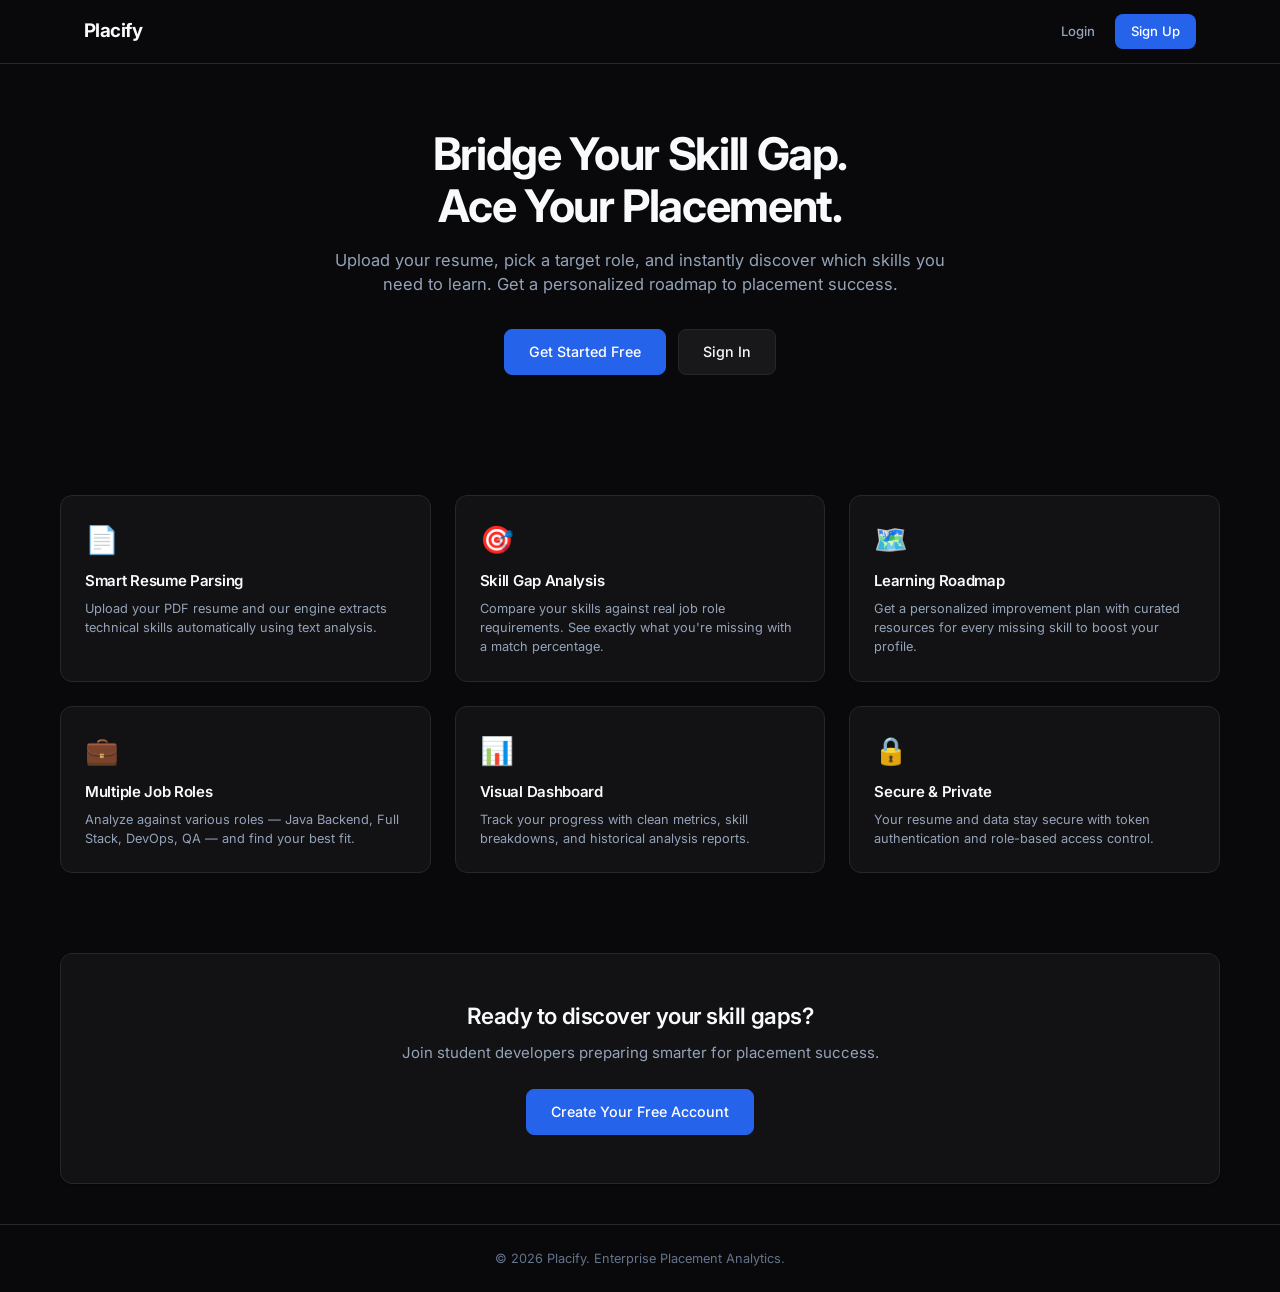
<file: frontend/index.html>
<!DOCTYPE html>
<html lang="en">
<head>
    <meta charset="UTF-8">
    <meta name="viewport" content="width=device-width, initial-scale=1.0">
    <meta name="description" content="Placify - Analyze your resume against job roles, identify skill gaps, and get a personalized learning roadmap for placements.">
    <title>Placify - Student Placement Skill Gap Analyzer</title>
    <link rel="stylesheet" href="css/styles.css">
</head>
<body>
    <nav class="navbar" id="navbar"></nav>

    <main class="page-wrapper">
        <section class="hero">
            <div class="container">
                <h1>Bridge Your Skill Gap.<br>Ace Your Placement.</h1>
                <p>Upload your resume, pick a target role, and instantly discover which skills you need to learn. Get a personalized roadmap to placement success.</p>
                <div class="hero-actions">
                    <a href="pages/register.html" class="btn btn-primary btn-lg">Get Started Free</a>
                    <a href="pages/login.html" class="btn btn-secondary btn-lg">Sign In</a>
                </div>
            </div>
        </section>

        <section class="container main-content">
            <div class="features-grid">
                <div class="feature-card">
                    <div class="feature-icon">📄</div>
                    <h3>Smart Resume Parsing</h3>
                    <p>Upload your PDF resume and our engine extracts technical skills automatically using text analysis.</p>
                </div>
                <div class="feature-card">
                    <div class="feature-icon">🎯</div>
                    <h3>Skill Gap Analysis</h3>
                    <p>Compare your skills against real job role requirements. See exactly what you're missing with a match percentage.</p>
                </div>
                <div class="feature-card">
                    <div class="feature-icon">🗺️</div>
                    <h3>Learning Roadmap</h3>
                    <p>Get a personalized improvement plan with curated resources for every missing skill to boost your profile.</p>
                </div>
                <div class="feature-card">
                    <div class="feature-icon">💼</div>
                    <h3>Multiple Job Roles</h3>
                    <p>Analyze against various roles — Java Backend, Full Stack, DevOps, QA — and find your best fit.</p>
                </div>
                <div class="feature-card">
                    <div class="feature-icon">📊</div>
                    <h3>Visual Dashboard</h3>
                    <p>Track your progress with clean metrics, skill breakdowns, and historical analysis reports.</p>
                </div>
                <div class="feature-card">
                    <div class="feature-icon">🔒</div>
                    <h3>Secure & Private</h3>
                    <p>Your resume and data stay secure with token authentication and role-based access control.</p>
                </div>
            </div>

            <div class="card text-center" style="margin-top: 48px; padding: 48px 24px;">
                <h2 style="margin-bottom: 12px;">Ready to discover your skill gaps?</h2>
                <p style="margin-bottom: 24px;">Join student developers preparing smarter for placement success.</p>
                <a href="pages/register.html" class="btn btn-primary btn-lg">Create Your Free Account</a>
            </div>
        </section>

        <footer style="text-align:center; padding:24px; border-top:1px solid var(--border-subtle); color:var(--text-muted); font-size:0.85rem;">
            © 2026 Placify. Enterprise Placement Analytics.
        </footer>
    </main>

    <script src="js/config.js"></script>
    <script src="js/api.js"></script>
    <script src="js/utils.js"></script>
    <script>
        const user = getUser();
        if (user) window.location.href = 'pages/dashboard.html';
        renderNavbar(null);
    </script>
</body>
</html>
</file>
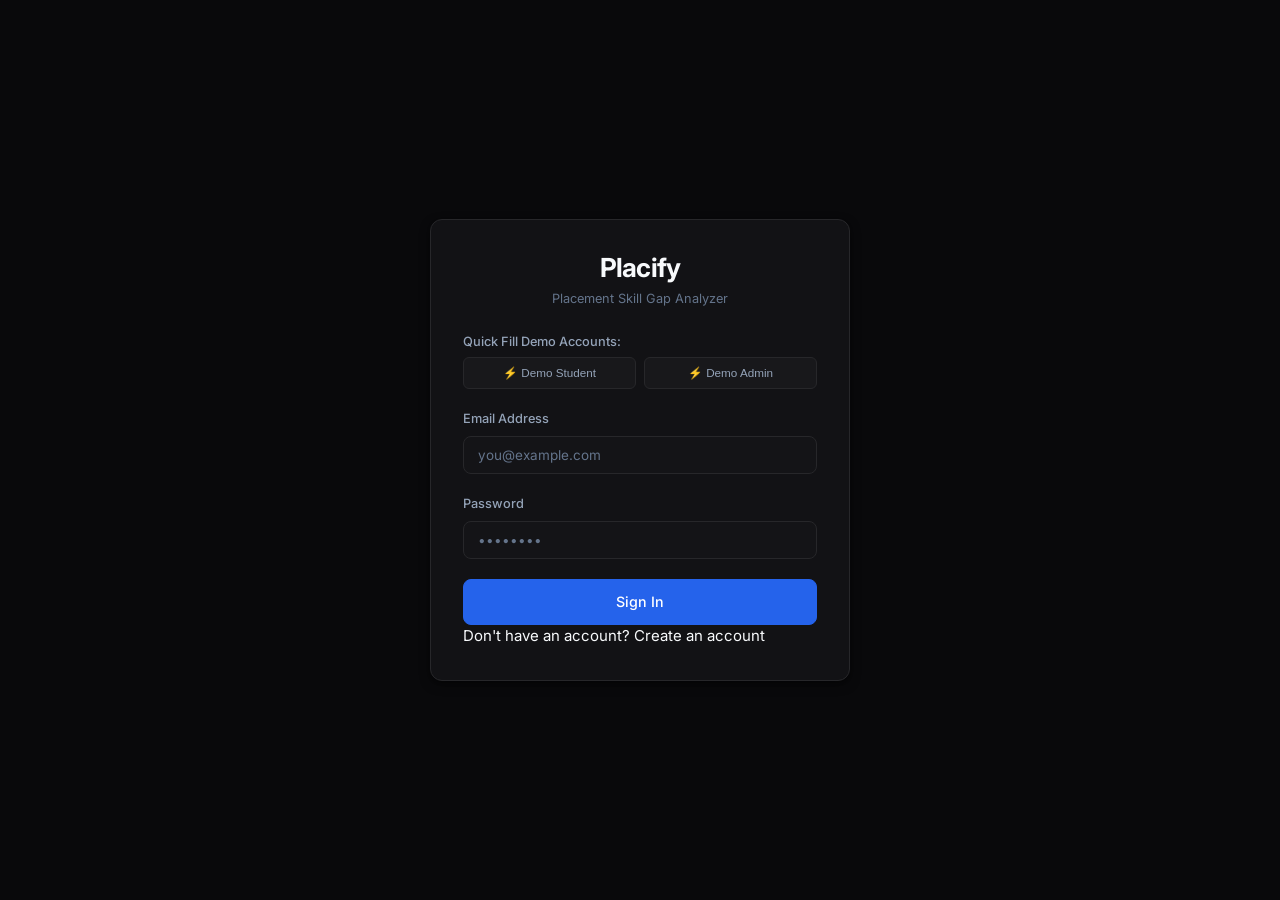
<file: frontend/pages/admin.html>
<!DOCTYPE html>
<html lang="en">
<head>
    <meta charset="UTF-8">
    <meta name="viewport" content="width=device-width, initial-scale=1.0">
    <title>Admin Panel - Placify</title>
    <link rel="stylesheet" href="../css/styles.css">
</head>
<body>
    <nav class="navbar" id="navbar"></nav>
    <div class="page-wrapper">
        <main class="main-content">
            <div class="container">
                <div class="section-header">
                    <h1>Admin Dashboard</h1>
                    <p>Manage job roles and view platform statistics.</p>
                </div>

                <div class="stats-grid" id="statsGrid">
                    <div class="stat-card"><div class="stat-value">-</div><div class="stat-label">Total Students</div></div>
                    <div class="stat-card"><div class="stat-value">-</div><div class="stat-label">Job Roles</div></div>
                    <div class="stat-card"><div class="stat-value">-</div><div class="stat-label">Resumes</div></div>
                    <div class="stat-card"><div class="stat-value">-</div><div class="stat-label">Analyses</div></div>
                </div>

                <div class="grid-2">
                    <!-- Job Roles Management -->
                    <div class="card">
                        <div class="section-actions">
                            <div>
                                <div class="card-title">💼 Job Roles</div>
                                <div class="card-subtitle">Manage job role templates</div>
                            </div>
                            <button class="btn btn-primary btn-sm" onclick="openRoleModal()">+ Add Role</button>
                        </div>
                        <div id="rolesList"></div>
                    </div>

                    <!-- Top Missing Skills -->
                    <div class="card">
                        <div class="card-header">
                            <div class="card-title">📉 Most Commonly Missing Skills</div>
                            <div class="card-subtitle">Skills students lack the most</div>
                        </div>
                        <div id="missingSkillsChart"></div>
                    </div>
                </div>
            </div>
        </main>
    </div>

    <!-- Role Modal -->
    <div class="modal-overlay" id="roleModal">
        <div class="modal">
            <div class="modal-header">
                <h3 class="modal-title" id="modalTitle">Add Job Role</h3>
                <button class="modal-close" onclick="closeRoleModal()">✕</button>
            </div>
            <form id="roleForm">
                <input type="hidden" id="roleId">
                <div class="form-group">
                    <label class="form-label">Role Name</label>
                    <input type="text" id="roleName" class="form-input" placeholder="e.g. Java Backend Developer" required>
                </div>
                <div class="form-group">
                    <label class="form-label">Description</label>
                    <textarea id="roleDesc" class="form-textarea" placeholder="Job role description..."></textarea>
                </div>
                <div class="form-group">
                    <label class="form-label">Required Skills (comma-separated)</label>
                    <textarea id="roleSkills" class="form-textarea" placeholder="Java, Spring Boot, SQL, Git..." required></textarea>
                </div>
                <div class="form-group">
                    <label class="form-label">Min Match Threshold (%)</label>
                    <input type="number" id="roleThreshold" class="form-input" value="50" min="0" max="100">
                </div>
                <div class="flex gap-1">
                    <button type="submit" class="btn btn-primary" style="flex:1;">Save Role</button>
                    <button type="button" class="btn btn-secondary" onclick="closeRoleModal()">Cancel</button>
                </div>
            </form>
        </div>
    </div>

    <script src="../js/config.js"></script>
    <script src="../js/api.js"></script>
    <script src="../js/utils.js"></script>
    <script>
        const user = requireAdmin();
        if (user) { renderNavbar(user); loadAdmin(); }

        async function loadAdmin() {
            try {
                const [dashRes, rolesRes] = await Promise.all([api.adminDashboard(), api.getRoles()]);

                if (dashRes.success) {
                    const d = dashRes.data;
                    document.getElementById('statsGrid').innerHTML = `
                        <div class="stat-card"><div class="stat-value">${d.totalStudents}</div><div class="stat-label">Total Students</div></div>
                        <div class="stat-card"><div class="stat-value">${d.totalJobRoles}</div><div class="stat-label">Job Roles</div></div>
                        <div class="stat-card"><div class="stat-value">${d.totalResumes}</div><div class="stat-label">Resumes Uploaded</div></div>
                        <div class="stat-card"><div class="stat-value">${d.totalAnalyses}</div><div class="stat-label">Analyses Run</div></div>
                    `;

                    // Missing skills chart
                    const skills = d.topMissingSkills || [];
                    if (skills.length > 0) {
                        const max = skills[0].count;
                        document.getElementById('missingSkillsChart').innerHTML = skills.map(s => `
                            <div style="margin-bottom:12px;">
                                <div style="display:flex; justify-content:space-between; font-size:0.85rem; margin-bottom:4px;">
                                    <span>${s.skillName}</span>
                                    <span style="color:var(--text-muted);">${s.count} students</span>
                                </div>
                                <div class="progress-bar">
                                    <div class="progress-fill" style="width:${(s.count / max) * 100}%"></div>
                                </div>
                            </div>`).join('');
                    } else {
                        document.getElementById('missingSkillsChart').innerHTML =
                            '<p style="color:var(--text-muted); text-align:center; padding:24px;">No analysis data yet</p>';
                    }
                }

                if (rolesRes.success) renderRoles(rolesRes.data);
            } catch (err) { showToast('Failed to load admin data', 'error'); }
        }

        function renderRoles(roles) {
            if (roles.length === 0) {
                document.getElementById('rolesList').innerHTML =
                    '<div class="empty-state"><p>No job roles defined yet</p></div>';
                return;
            }
            document.getElementById('rolesList').innerHTML = roles.map(r => `
                <div style="padding:16px; background:var(--bg-secondary); border-radius:var(--radius-md); margin-bottom:12px;">
                    <div style="display:flex; justify-content:space-between; align-items:start; margin-bottom:8px;">
                        <div>
                            <strong>${r.roleName}</strong>
                            <div style="font-size:0.8rem; color:var(--text-muted);">Threshold: ${r.minMatchThreshold}%</div>
                        </div>
                        <div class="flex gap-1">
                            <button class="btn btn-secondary btn-sm" onclick='editRole(${JSON.stringify(r).replace(/'/g, "\\'")})'>Edit</button>
                            <button class="btn btn-danger btn-sm" onclick="deleteRole(${r.id})">Delete</button>
                        </div>
                    </div>
                    <div class="skill-tags">${r.requiredSkills.map(s => `<span class="skill-tag admin">${s}</span>`).join('')}</div>
                </div>`).join('');
        }

        function openRoleModal(role = null) {
            document.getElementById('modalTitle').textContent = role ? 'Edit Job Role' : 'Add Job Role';
            document.getElementById('roleId').value = role ? role.id : '';
            document.getElementById('roleName').value = role ? role.roleName : '';
            document.getElementById('roleDesc').value = role ? (role.description || '') : '';
            document.getElementById('roleSkills').value = role ? role.requiredSkills.join(', ') : '';
            document.getElementById('roleThreshold').value = role ? role.minMatchThreshold : 50;
            document.getElementById('roleModal').classList.add('active');
        }

        function closeRoleModal() {
            document.getElementById('roleModal').classList.remove('active');
        }

        function editRole(role) { openRoleModal(role); }

        async function deleteRole(id) {
            if (!confirm('Delete this role?')) return;
            try {
                await api.deleteRole(id);
                showToast('Role deleted', 'success');
                loadAdmin();
            } catch (e) { showToast('Delete failed', 'error'); }
        }

        document.getElementById('roleForm').addEventListener('submit', async (e) => {
            e.preventDefault();
            const id = document.getElementById('roleId').value;
            const data = {
                roleName: document.getElementById('roleName').value,
                description: document.getElementById('roleDesc').value,
                requiredSkills: document.getElementById('roleSkills').value.split(',').map(s => s.trim()).filter(Boolean),
                minMatchThreshold: parseInt(document.getElementById('roleThreshold').value) || 50,
            };
            try {
                const res = id ? await api.updateRole(id, data) : await api.createRole(data);
                if (res.success) {
                    showToast(id ? 'Role updated' : 'Role created', 'success');
                    closeRoleModal();
                    loadAdmin();
                } else {
                    showToast(res.message || 'Failed', 'error');
                }
            } catch (e) { showToast('Operation failed', 'error'); }
        });
    </script>
</body>
</html>
</file>
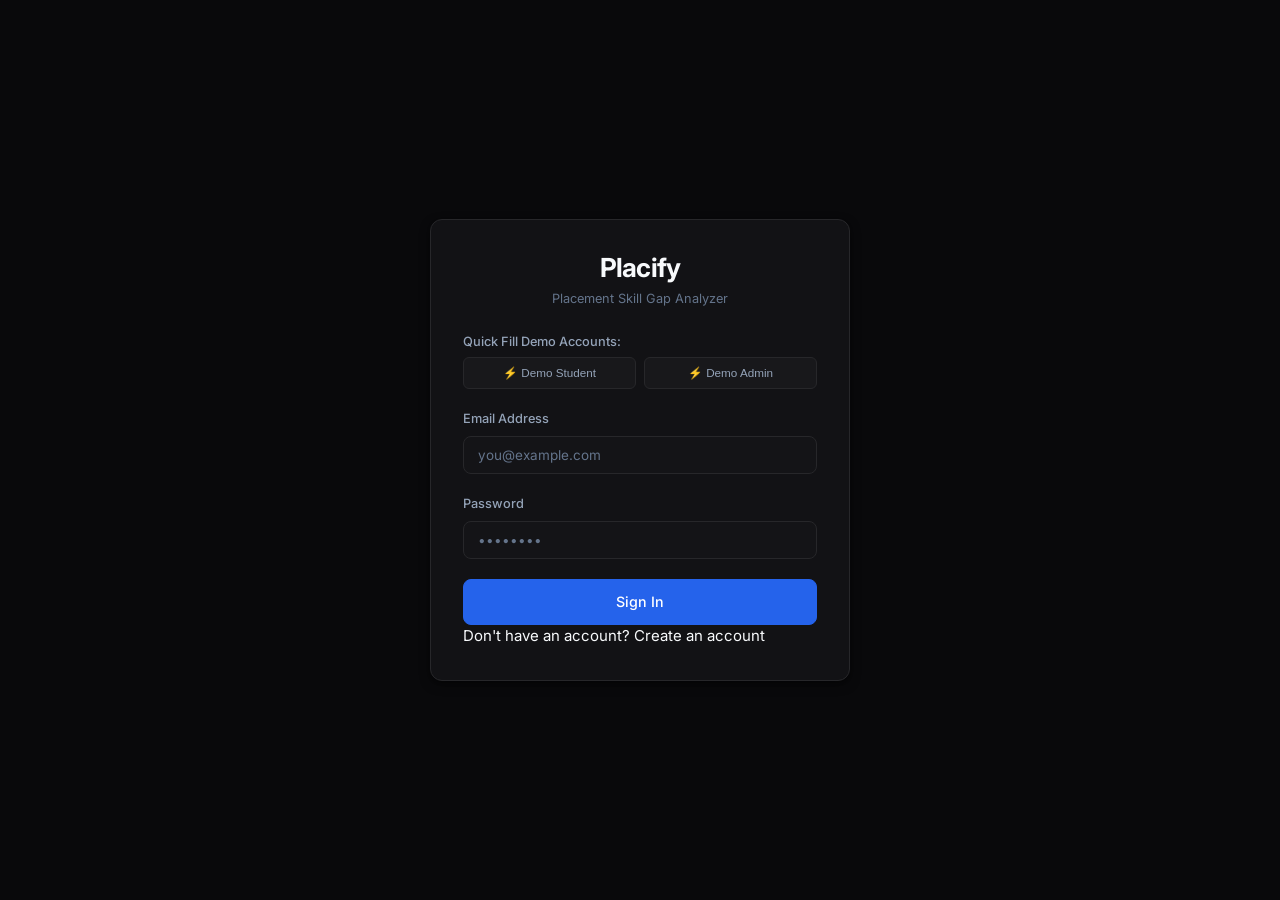
<file: frontend/pages/analysis.html>
<!DOCTYPE html>
<html lang="en">
<head>
    <meta charset="UTF-8">
    <meta name="viewport" content="width=device-width, initial-scale=1.0">
    <title>Skill Gap Analysis - Placify</title>
    <link rel="stylesheet" href="../css/styles.css">
</head>
<body>
    <nav class="navbar" id="navbar"></nav>
    <div class="page-wrapper">
        <main class="main-content">
            <div class="container">
                <div class="section-header">
                    <h1>Skill Gap Analysis</h1>
                    <p>Select a target job role to analyze your resume against its requirements.</p>
                </div>

                <!-- Role Selection -->
                <div class="card mb-3" id="roleSelection">
                    <div class="card-header">
                        <div class="card-title">🎯 Select Target Role</div>
                    </div>
                    <div class="form-group">
                        <select class="form-select" id="roleSelect">
                            <option value="">Loading roles...</option>
                        </select>
                    </div>
                    <div id="roleInfo" style="display:none;" class="mb-2">
                        <p id="roleDesc" style="color:var(--text-secondary); font-size:0.9rem; margin-bottom:12px;"></p>
                        <div><strong style="font-size:0.85rem; color:var(--text-muted);">Required Skills:</strong></div>
                        <div class="skill-tags mt-1" id="roleSkills"></div>
                    </div>
                    <button class="btn btn-primary btn-lg" id="analyzeBtn" onclick="runAnalysis()" disabled>
                        Run Analysis
                    </button>
                </div>

                <!-- Results -->
                <div id="resultSection" style="display:none;">
                    <div class="analysis-result">
                        <div class="analysis-sidebar">
                            <div class="card">
                                <div id="scoreRing"></div>
                                <div class="score-label" id="scoreLabel"></div>
                                <div class="mt-2" id="scoreBadge"></div>
                                <div style="margin-top:16px; padding-top:16px; border-top:1px solid var(--border); font-size:0.85rem; color:var(--text-muted);">
                                    <div>Resume: <span id="resFileName" style="color:var(--text-secondary);"></span></div>
                                    <div class="mt-1">Role: <span id="resRoleName" style="color:var(--text-secondary);"></span></div>
                                    <div class="mt-1">Total Required: <span id="resTotalReq" style="color:var(--text-secondary);"></span></div>
                                </div>
                            </div>
                        </div>

                        <div class="analysis-main">
                            <div class="card mb-3">
                                <div class="card-header">
                                    <div class="card-title" style="color:var(--success);">✅ Matched Skills (<span id="matchedCount">0</span>)</div>
                                </div>
                                <div class="skill-tags" id="matchedSkills"></div>
                            </div>
                            <div class="card mb-3">
                                <div class="card-header">
                                    <div class="card-title" style="color:var(--danger);">❌ Missing Skills (<span id="missingCount">0</span>)</div>
                                </div>
                                <div class="skill-tags" id="missingSkills"></div>
                            </div>
                            <div class="card">
                                <div class="card-header">
                                    <div class="card-title">🗺️ Learning Roadmap</div>
                                    <div class="card-subtitle">Personalized improvement plan for missing skills</div>
                                </div>
                                <ul class="roadmap-list" id="roadmapList"></ul>
                            </div>
                        </div>
                    </div>
                </div>
            </div>
        </main>
    </div>

    <script src="../js/config.js"></script>
    <script src="../js/api.js"></script>
    <script src="../js/utils.js"></script>
    <script>
        const user = requireAuth();
        if (user) renderNavbar(user);

        let roles = [];

        async function init() {
            // Load roles
            try {
                const res = await api.getRoles();
                if (res.success) {
                    roles = res.data;
                    const sel = document.getElementById('roleSelect');
                    sel.innerHTML = '<option value="">-- Choose a job role --</option>' +
                        roles.map(r => `<option value="${r.id}">${r.roleName}</option>`).join('');
                }
            } catch (e) { showToast('Failed to load roles', 'error'); }

            // Check if viewing a report
            const params = new URLSearchParams(window.location.search);
            const reportId = params.get('report');
            if (reportId) loadReport(reportId);
        }

        document.getElementById('roleSelect').addEventListener('change', function() {
            const role = roles.find(r => r.id == this.value);
            const info = document.getElementById('roleInfo');
            const btn = document.getElementById('analyzeBtn');
            if (role) {
                document.getElementById('roleDesc').textContent = role.description || '';
                document.getElementById('roleSkills').innerHTML =
                    role.requiredSkills.map(s => `<span class="skill-tag admin">${s}</span>`).join('');
                info.style.display = '';
                btn.disabled = false;
            } else {
                info.style.display = 'none';
                btn.disabled = true;
            }
        });

        async function runAnalysis() {
            const roleId = document.getElementById('roleSelect').value;
            if (!roleId) { showToast('Select a role first', 'error'); return; }

            const btn = document.getElementById('analyzeBtn');
            btn.disabled = true; btn.textContent = 'Analyzing...';
            showLoading();

            try {
                const res = await api.analyze(parseInt(roleId));
                hideLoading();
                if (res.success) {
                    showToast('Analysis complete!', 'success');
                    displayResults(res.data);
                } else {
                    showToast(res.message || 'Analysis failed', 'error');
                }
            } catch (err) {
                hideLoading();
                showToast('Analysis failed. Make sure you have uploaded a resume.', 'error');
            }
            btn.disabled = false; btn.textContent = 'Run Analysis';
        }

        async function loadReport(id) {
            showLoading();
            try {
                const res = await api.getReport(id);
                hideLoading();
                if (res.success) displayResults(res.data);
            } catch (e) { hideLoading(); showToast('Failed to load report', 'error'); }
        }

        function displayResults(data) {
            document.getElementById('resultSection').style.display = '';
            document.getElementById('scoreRing').innerHTML = createScoreRing(data.matchScore);
            document.getElementById('scoreLabel').textContent =
                `${data.matchedSkills.length} of ${data.totalRequired} skills matched`;
            document.getElementById('scoreBadge').innerHTML = getScoreBadge(data.matchScore);
            document.getElementById('resFileName').textContent = data.resumeFileName;
            document.getElementById('resRoleName').textContent = data.jobRoleName;
            document.getElementById('resTotalReq').textContent = data.totalRequired + ' skills';

            document.getElementById('matchedCount').textContent = data.matchedSkills.length;
            document.getElementById('matchedSkills').innerHTML = data.matchedSkills.length > 0
                ? data.matchedSkills.map(s => `<span class="skill-tag matched">${s}</span>`).join('')
                : '<p style="color:var(--text-muted)">No matching skills found</p>';

            document.getElementById('missingCount').textContent = data.missingSkills.length;
            document.getElementById('missingSkills').innerHTML = data.missingSkills.length > 0
                ? data.missingSkills.map(s => `<span class="skill-tag missing">${s}</span>`).join('')
                : '<p style="color:var(--success)">All skills matched! 🎉</p>';

            const roadmap = data.roadmap || [];
            document.getElementById('roadmapList').innerHTML = roadmap.length > 0
                ? roadmap.map(r => `
                    <li class="roadmap-item">
                        <div class="roadmap-skill">${r.skill}</div>
                        <div class="roadmap-desc">${r.description}</div>
                        ${r.resource ? `<a href="${r.resource}" target="_blank" class="roadmap-link">📚 Learning Resource →</a>` : ''}
                    </li>`).join('')
                : '<p style="color:var(--success); padding:16px;">No gaps to fill. You\'re ready! 🎉</p>';

            document.getElementById('resultSection').scrollIntoView({ behavior: 'smooth', block: 'start' });
        }

        init();
    </script>
</body>
</html>
</file>
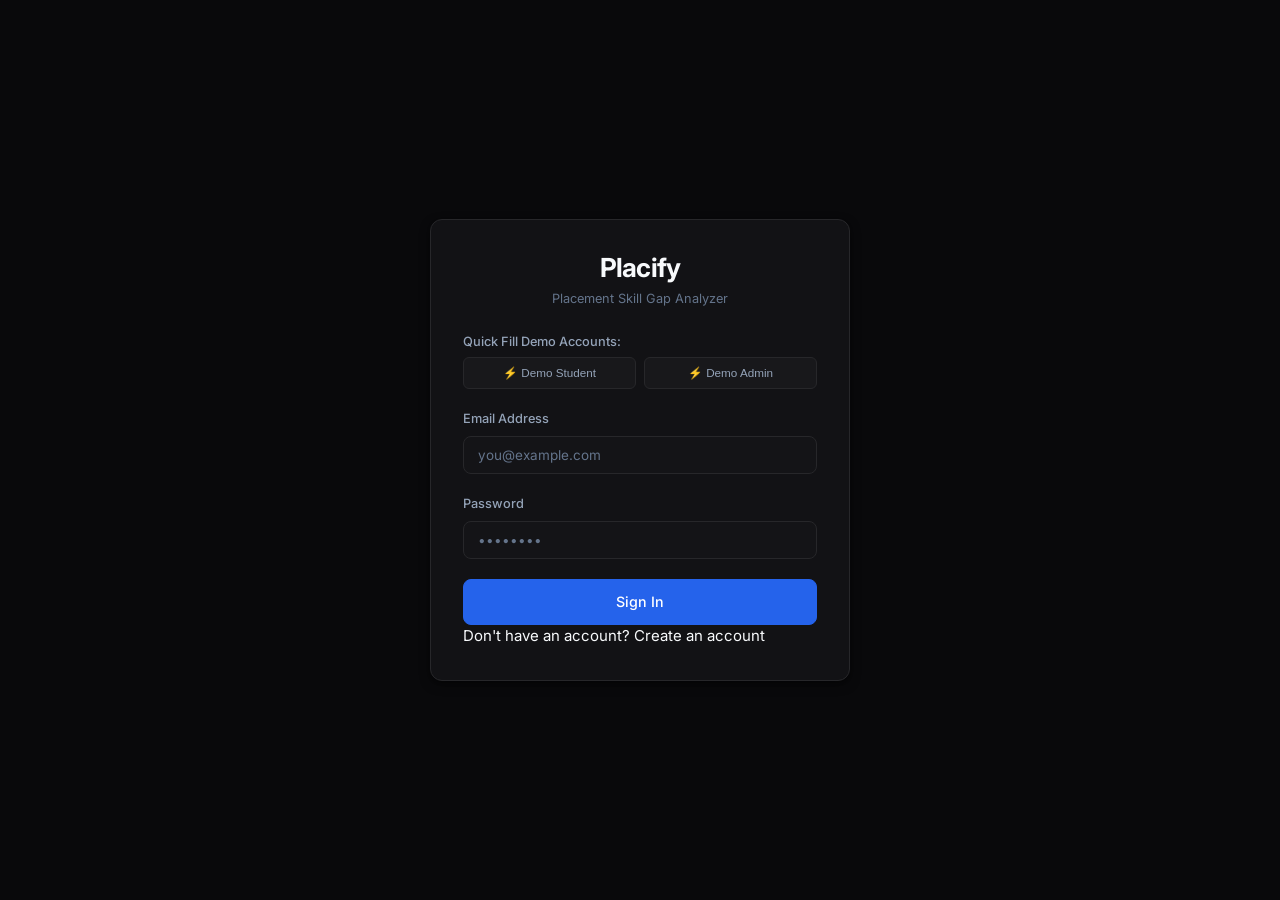
<file: frontend/pages/dashboard.html>
<!DOCTYPE html>
<html lang="en">
<head>
    <meta charset="UTF-8">
    <meta name="viewport" content="width=device-width, initial-scale=1.0">
    <title>Dashboard - Placify</title>
    <link rel="stylesheet" href="../css/styles.css">
</head>
<body>
    <nav class="navbar" id="navbar"></nav>
    <div class="page-wrapper">
        <main class="main-content">
            <div class="container">
                <div class="section-header">
                    <h1 id="greeting">Welcome back!</h1>
                    <p>Here's an overview of your placement readiness.</p>
                </div>

                <div class="stats-grid" id="statsGrid"></div>

                <div class="grid-2">
                    <div class="card">
                        <div class="card-header">
                            <div class="card-title">📄 Your Resume</div>
                            <div class="card-subtitle">Latest uploaded resume</div>
                        </div>
                        <div id="resumeSection">
                            <div class="empty-state">
                                <div class="empty-icon">📄</div>
                                <h3>No resume uploaded</h3>
                                <p>Upload your resume to get started</p>
                                <a href="upload.html" class="btn btn-primary">Upload Resume</a>
                            </div>
                        </div>
                    </div>

                    <div class="card">
                        <div class="card-header">
                            <div class="card-title">🎯 Detected Skills</div>
                            <div class="card-subtitle">Skills found in your resume</div>
                        </div>
                        <div id="skillsSection">
                            <div class="empty-state">
                                <p>Upload a resume to detect skills</p>
                            </div>
                        </div>
                    </div>
                </div>

                <div class="card mt-3">
                    <div class="card-header">
                        <div class="card-title">📊 Recent Analysis Reports</div>
                        <div class="card-subtitle">Your latest skill gap analysis results</div>
                    </div>
                    <div id="reportsSection">
                        <div class="empty-state">
                            <div class="empty-icon">📊</div>
                            <h3>No analyses yet</h3>
                            <p>Run a skill gap analysis to see results here</p>
                            <a href="analysis.html" class="btn btn-primary">Start Analysis</a>
                        </div>
                    </div>
                </div>
            </div>
        </main>
    </div>

    <script src="../js/config.js"></script>
    <script src="../js/api.js"></script>
    <script src="../js/utils.js"></script>
    <script>
        const user = requireAuth();
        if (user) {
            if (user.role === 'ADMIN') { window.location.href = 'admin.html'; }
            renderNavbar(user);
            document.getElementById('greeting').textContent = `Welcome back, ${user.name}!`;
            loadDashboard();
        }

        async function loadDashboard() {
            try {
                const res = await api.studentDashboard();
                if (!res.success) return;
                const d = res.data;

                // Stats
                const reports = d.recentReports || [];
                const avgScore = reports.length > 0
                    ? Math.round(reports.reduce((a,r) => a + r.matchScore, 0) / reports.length)
                    : 0;

                document.getElementById('statsGrid').innerHTML = `
                    <div class="stat-card"><div class="stat-value">${(d.detectedSkills || []).length}</div><div class="stat-label">Skills Detected</div></div>
                    <div class="stat-card"><div class="stat-value">${reports.length}</div><div class="stat-label">Analyses Run</div></div>
                    <div class="stat-card"><div class="stat-value">${avgScore}%</div><div class="stat-label">Avg Match Score</div></div>
                    <div class="stat-card"><div class="stat-value">${d.resumeFileName ? '✓' : '✕'}</div><div class="stat-label">Resume Status</div></div>
                `;

                // Resume
                if (d.resumeFileName) {
                    document.getElementById('resumeSection').innerHTML = `
                        <div style="display:flex; align-items:center; gap:16px; padding:16px; background:var(--bg-secondary); border-radius:var(--radius-md);">
                            <span style="font-size:2.5rem;">📄</span>
                            <div>
                                <div style="font-weight:600;">${d.resumeFileName}</div>
                                <div style="color:var(--text-muted); font-size:0.85rem;">Latest upload</div>
                            </div>
                        </div>
                        <div class="mt-2"><a href="upload.html" class="btn btn-secondary btn-sm">Upload New</a></div>
                    `;
                }

                // Skills
                if (d.detectedSkills && d.detectedSkills.length > 0) {
                    document.getElementById('skillsSection').innerHTML = `
                        <div class="skill-tags">${d.detectedSkills.map(s => `<span class="skill-tag detected">${s}</span>`).join('')}</div>
                    `;
                }

                // Reports
                if (reports.length > 0) {
                    document.getElementById('reportsSection').innerHTML = `
                        <div class="table-wrapper"><table>
                            <thead><tr><th>Role</th><th>Match Score</th><th>Status</th><th>Date</th><th></th></tr></thead>
                            <tbody>${reports.map(r => `
                                <tr>
                                    <td><strong>${r.jobRoleName}</strong></td>
                                    <td>${r.matchScore}%</td>
                                    <td>${getScoreBadge(r.matchScore)}</td>
                                    <td style="color:var(--text-muted)">${new Date(r.createdAt).toLocaleDateString()}</td>
                                    <td><a href="analysis.html?report=${r.reportId}" class="btn btn-outline btn-sm">View</a></td>
                                </tr>`).join('')}
                            </tbody>
                        </table></div>
                        <div class="mt-2"><a href="analysis.html" class="btn btn-primary btn-sm">New Analysis</a></div>
                    `;
                }
            } catch (err) {
                console.error(err);
                showToast('Failed to load dashboard', 'error');
            }
        }
    </script>
</body>
</html>
</file>
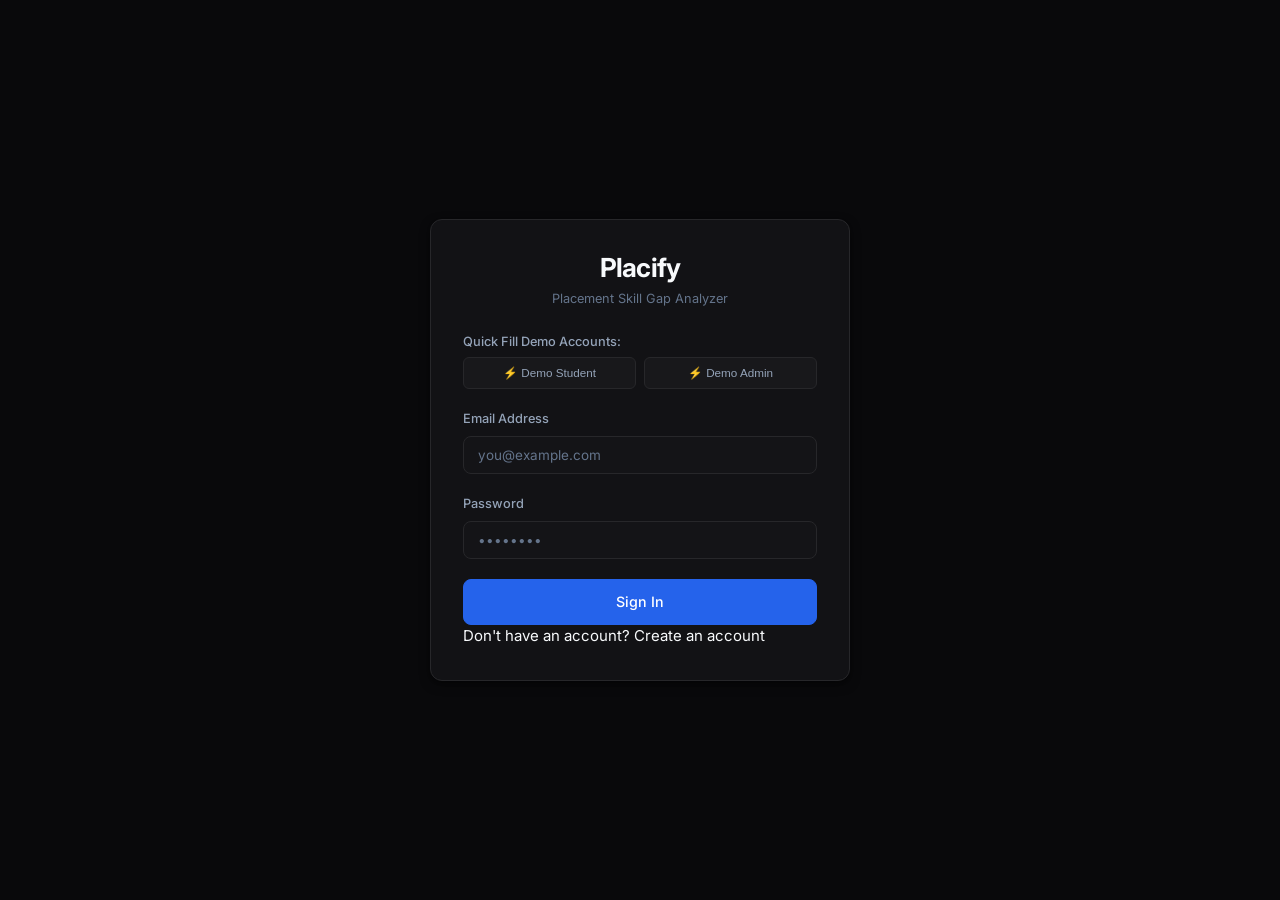
<file: frontend/pages/login.html>
<!DOCTYPE html>
<html lang="en">
<head>
    <meta charset="UTF-8">
    <meta name="viewport" content="width=device-width, initial-scale=1.0">
    <title>Sign In - Placify</title>
    <link rel="stylesheet" href="../css/styles.css">
</head>
<body>
    <div class="auth-page">
        <div class="auth-card">
            <div class="auth-logo">
                <h1>Placify</h1>
                <p>Placement Skill Gap Analyzer</p>
            </div>

            <!-- Demo Account Quick Selector -->
            <div style="margin-bottom: 20px;">
                <label class="form-label" style="margin-bottom: 6px;">Quick Fill Demo Accounts:</label>
                <div class="demo-pill-group">
                    <button type="button" class="demo-pill" onclick="fillDemo('student')">⚡ Demo Student</button>
                    <button type="button" class="demo-pill" onclick="fillDemo('admin')">⚡ Demo Admin</button>
                </div>
            </div>

            <form id="loginForm">
                <div class="form-group">
                    <label class="form-label" for="email">Email Address</label>
                    <input type="email" id="email" class="form-input" placeholder="you@example.com" required autocomplete="email">
                </div>
                <div class="form-group">
                    <label class="form-label" for="password">Password</label>
                    <input type="password" id="password" class="form-input" placeholder="••••••••" required autocomplete="current-password">
                </div>
                <button type="submit" class="btn btn-primary btn-block btn-lg" id="loginBtn">Sign In</button>
            </form>

            <div class="auth-footer">
                Don't have an account? <a href="register.html">Create an account</a>
            </div>
        </div>
    </div>

    <script src="../js/config.js"></script>
    <script src="../js/api.js"></script>
    <script src="../js/utils.js"></script>
    <script>
        if (getUser()) window.location.href = 'dashboard.html';

        function fillDemo(type) {
            const demo = window.CONFIG ? window.CONFIG.DEMO_ACCOUNTS : null;
            if (type === 'student') {
                document.getElementById('email').value = demo ? demo.STUDENT_EMAIL : 'student@placify.com';
                document.getElementById('password').value = demo ? demo.STUDENT_PASS : 'student123';
            } else if (type === 'admin') {
                document.getElementById('email').value = demo ? demo.ADMIN_EMAIL : 'admin@placify.com';
                document.getElementById('password').value = demo ? demo.ADMIN_PASS : 'admin123';
            }
        }

        document.getElementById('loginForm').addEventListener('submit', async (e) => {
            e.preventDefault();
            const btn = document.getElementById('loginBtn');
            btn.disabled = true; btn.textContent = 'Signing in...';
            try {
                const res = await api.login(
                    document.getElementById('email').value,
                    document.getElementById('password').value
                );
                if (res.success) {
                    setUser(res.data);
                    showToast('Welcome back, ' + res.data.name + '!', 'success');
                    setTimeout(() => {
                        window.location.href = res.data.role === 'ADMIN' ? 'admin.html' : 'dashboard.html';
                    }, 400);
                } else {
                    showToast(res.message || 'Login failed', 'error');
                }
            } catch (err) {
                showToast('Invalid email or password', 'error');
            }
            btn.disabled = false; btn.textContent = 'Sign In';
        });
    </script>
</body>
</html>
</file>
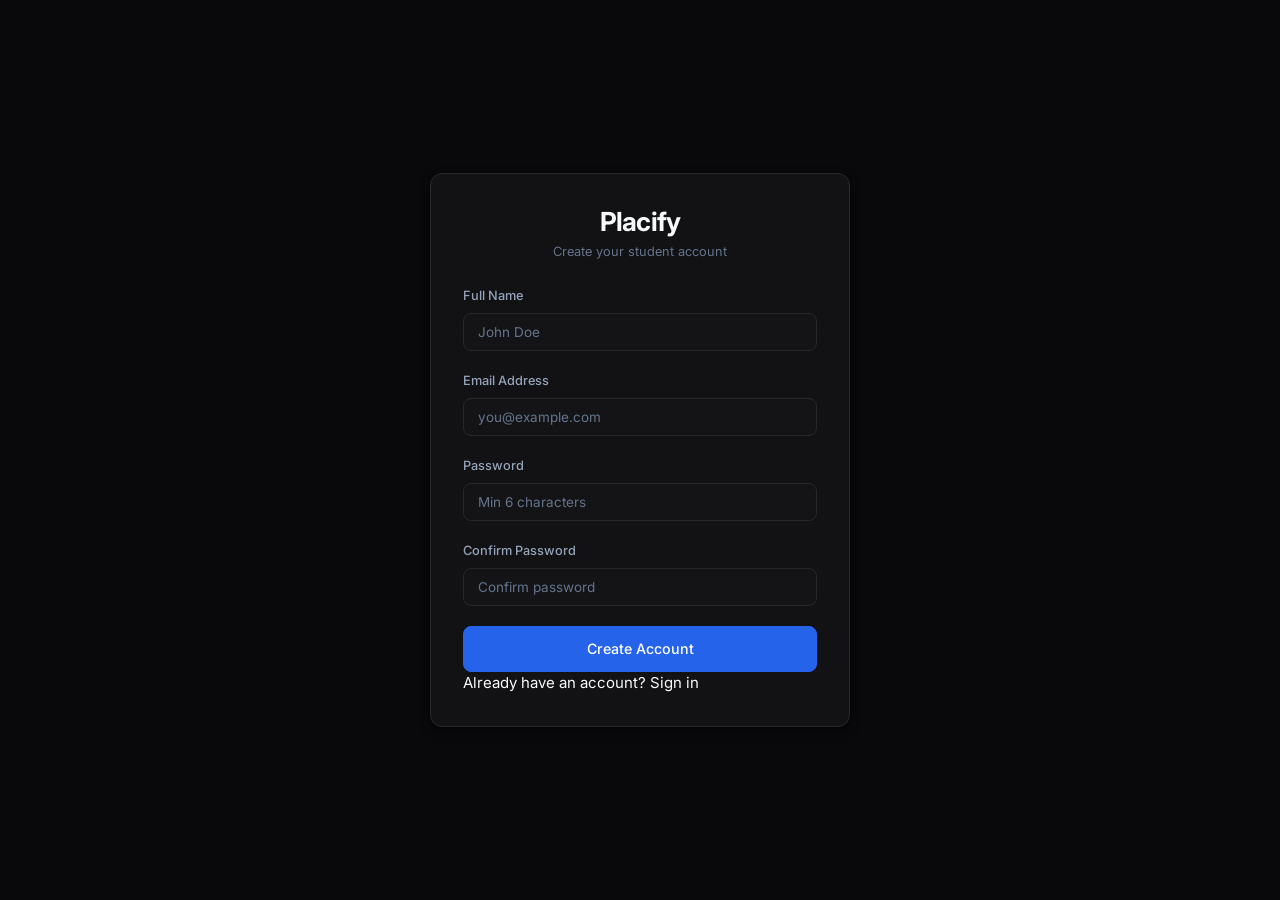
<file: frontend/pages/register.html>
<!DOCTYPE html>
<html lang="en">
<head>
    <meta charset="UTF-8">
    <meta name="viewport" content="width=device-width, initial-scale=1.0">
    <title>Create Account - Placify</title>
    <link rel="stylesheet" href="../css/styles.css">
</head>
<body>
    <div class="auth-page">
        <div class="auth-card">
            <div class="auth-logo">
                <h1>Placify</h1>
                <p>Create your student account</p>
            </div>
            <form id="registerForm">
                <div class="form-group">
                    <label class="form-label" for="name">Full Name</label>
                    <input type="text" id="name" class="form-input" placeholder="John Doe" required autocomplete="name">
                </div>
                <div class="form-group">
                    <label class="form-label" for="email">Email Address</label>
                    <input type="email" id="email" class="form-input" placeholder="you@example.com" required autocomplete="email">
                </div>
                <div class="form-group">
                    <label class="form-label" for="password">Password</label>
                    <input type="password" id="password" class="form-input" placeholder="Min 6 characters" required minlength="6" autocomplete="new-password">
                </div>
                <div class="form-group">
                    <label class="form-label" for="confirmPassword">Confirm Password</label>
                    <input type="password" id="confirmPassword" class="form-input" placeholder="Confirm password" required autocomplete="new-password">
                </div>
                <button type="submit" class="btn btn-primary btn-block btn-lg" id="registerBtn">Create Account</button>
            </form>
            <div class="auth-footer">
                Already have an account? <a href="login.html">Sign in</a>
            </div>
        </div>
    </div>
    <script src="../js/config.js"></script>
    <script src="../js/api.js"></script>
    <script src="../js/utils.js"></script>
    <script>
        if (getUser()) window.location.href = 'dashboard.html';

        document.getElementById('registerForm').addEventListener('submit', async (e) => {
            e.preventDefault();
            const pw = document.getElementById('password').value;
            const cpw = document.getElementById('confirmPassword').value;
            if (pw !== cpw) { showToast('Passwords do not match', 'error'); return; }

            const btn = document.getElementById('registerBtn');
            btn.disabled = true; btn.textContent = 'Creating account...';
            try {
                const res = await api.register(
                    document.getElementById('name').value,
                    document.getElementById('email').value, pw
                );
                if (res.success) {
                    showToast('Account created! Please sign in.', 'success');
                    setTimeout(() => window.location.href = 'login.html', 1000);
                } else {
                    showToast(res.message || 'Registration failed', 'error');
                }
            } catch (err) {
                showToast('Registration failed. Try again.', 'error');
            }
            btn.disabled = false; btn.textContent = 'Create Account';
        });
    </script>
</body>
</html>
</file>
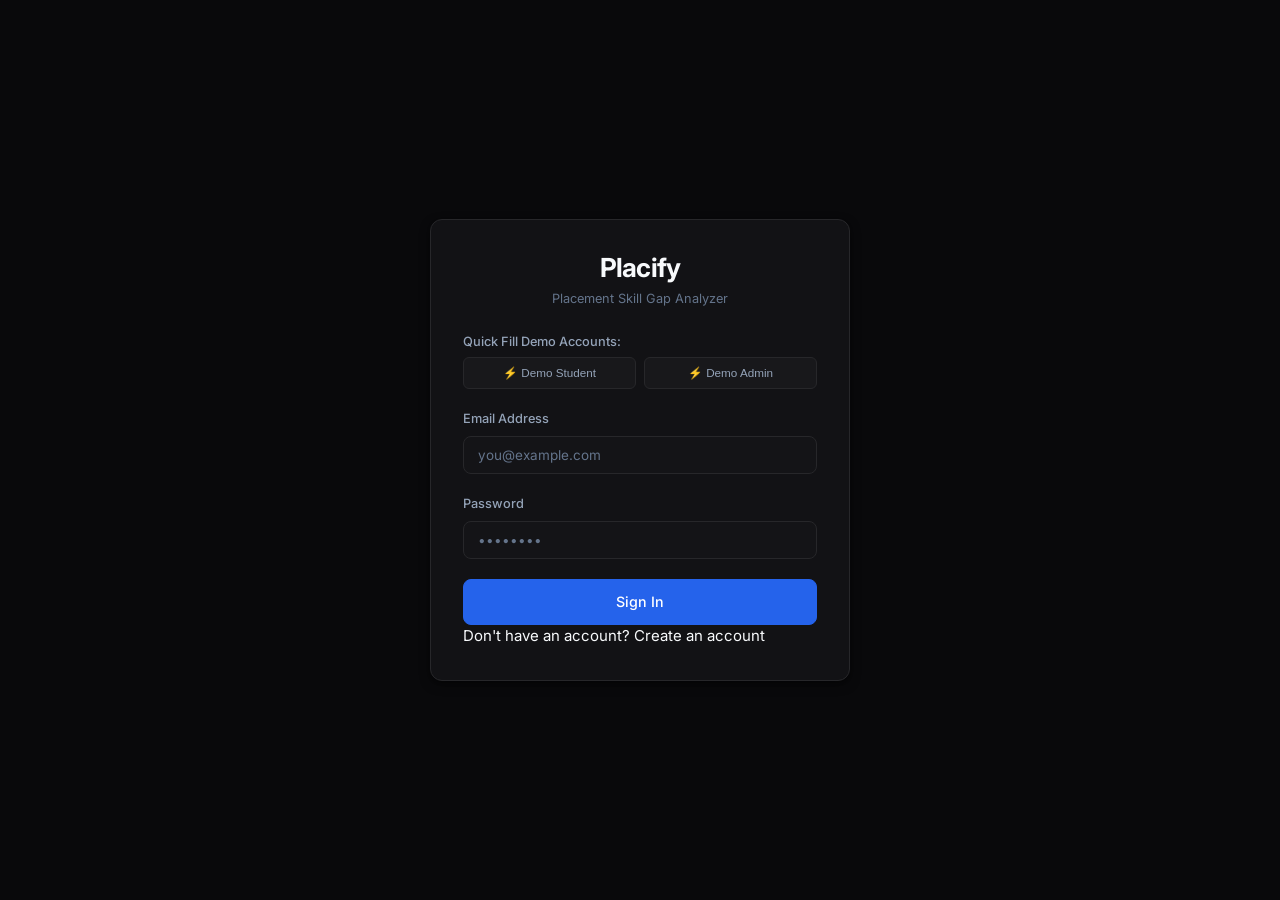
<file: frontend/pages/upload.html>
<!DOCTYPE html>
<html lang="en">
<head>
    <meta charset="UTF-8">
    <meta name="viewport" content="width=device-width, initial-scale=1.0">
    <title>Upload Resume - Placify</title>
    <link rel="stylesheet" href="../css/styles.css">
</head>
<body>
    <nav class="navbar" id="navbar"></nav>
    <div class="page-wrapper">
        <main class="main-content">
            <div class="container" style="max-width:700px;">
                <div class="section-header text-center">
                    <h1>Upload Your Resume</h1>
                    <p>Upload a PDF resume and we'll extract your technical skills automatically.</p>
                </div>

                <div class="card">
                    <div class="upload-zone" id="uploadZone">
                        <div class="upload-icon">📄</div>
                        <div class="upload-text">Drag & drop your PDF resume here</div>
                        <div class="upload-hint">or click to browse • PDF only • Max 5MB</div>
                        <input type="file" id="fileInput" accept=".pdf" hidden>
                    </div>

                    <div id="filePreview" class="hidden mt-2" style="display:none; padding:16px; background:var(--bg-secondary); border-radius:var(--radius-md); align-items:center; gap:16px;">
                        <span style="font-size:2rem;">📄</span>
                        <div style="flex:1;">
                            <div id="fileName" style="font-weight:600;"></div>
                            <div id="fileSize" style="color:var(--text-muted); font-size:0.85rem;"></div>
                        </div>
                        <button class="btn btn-danger btn-sm" onclick="clearFile()">✕</button>
                    </div>

                    <button class="btn btn-primary btn-block btn-lg mt-3" id="uploadBtn" disabled onclick="uploadFile()">
                        Upload & Analyze
                    </button>
                </div>

                <div id="resultSection" class="card mt-3" style="display:none;">
                    <div class="card-header">
                        <div class="card-title">✅ Skills Detected</div>
                        <div class="card-subtitle" id="resultSubtitle"></div>
                    </div>
                    <div class="skill-tags" id="detectedSkills"></div>
                    <div class="mt-3">
                        <a href="analysis.html" class="btn btn-primary">Run Skill Gap Analysis →</a>
                    </div>
                </div>
            </div>
        </main>
    </div>

    <script src="../js/config.js"></script>
    <script src="../js/api.js"></script>
    <script src="../js/utils.js"></script>
    <script>
        const user = requireAuth();
        if (user) renderNavbar(user);

        let selectedFile = null;
        const zone = document.getElementById('uploadZone');
        const input = document.getElementById('fileInput');

        zone.addEventListener('click', () => input.click());
        zone.addEventListener('dragover', e => { e.preventDefault(); zone.classList.add('dragover'); });
        zone.addEventListener('dragleave', () => zone.classList.remove('dragover'));
        zone.addEventListener('drop', e => {
            e.preventDefault(); zone.classList.remove('dragover');
            if (e.dataTransfer.files.length) handleFile(e.dataTransfer.files[0]);
        });
        input.addEventListener('change', () => { if (input.files.length) handleFile(input.files[0]); });

        function handleFile(file) {
            if (file.type !== 'application/pdf') { showToast('Only PDF files allowed', 'error'); return; }
            if (file.size > 5 * 1024 * 1024) { showToast('File too large (max 5MB)', 'error'); return; }
            selectedFile = file;
            document.getElementById('fileName').textContent = file.name;
            document.getElementById('fileSize').textContent = (file.size / 1024).toFixed(1) + ' KB';
            document.getElementById('filePreview').style.display = 'flex';
            document.getElementById('uploadBtn').disabled = false;
            zone.style.display = 'none';
        }

        function clearFile() {
            selectedFile = null; input.value = '';
            document.getElementById('filePreview').style.display = 'none';
            document.getElementById('uploadBtn').disabled = true;
            zone.style.display = '';
        }

        async function uploadFile() {
            if (!selectedFile) return;
            const btn = document.getElementById('uploadBtn');
            btn.disabled = true; btn.textContent = 'Processing...';
            showLoading();
            try {
                const res = await api.uploadResume(selectedFile);
                hideLoading();
                if (res.success) {
                    showToast(`Found ${res.data.skillCount} skills!`, 'success');
                    document.getElementById('resultSubtitle').textContent =
                        `${res.data.skillCount} technical skills detected from ${res.data.fileName}`;
                    document.getElementById('detectedSkills').innerHTML =
                        res.data.detectedSkills.map(s => `<span class="skill-tag detected">${s}</span>`).join('');
                    document.getElementById('resultSection').style.display = '';
                } else {
                    showToast(res.message || 'Upload failed', 'error');
                }
            } catch (err) {
                hideLoading();
                showToast('Upload failed. Please try again.', 'error');
            }
            btn.disabled = false; btn.textContent = 'Upload & Analyze';
        }
    </script>
</body>
</html>
</file>
<file: frontend/css/styles.css>
/* ==========================================================================
   Placify Design System - Professional Human-Crafted SaaS Aesthetic
   Inspired by Linear, Vercel, Stripe, GitHub & Notion
   ========================================================================== */

@import url('https://fonts.googleapis.com/css2?family=Inter:wght@400;500;600;700&display=swap');

:root {
  /* Color Palette - Modern Neutral Zinc & Royal Blue Accent */
  --bg-primary: #09090b;
  --bg-surface: #121215;
  --bg-card: #18181b;
  --bg-card-hover: #1f1f23;
  --bg-muted: #27272a;
  --bg-input: #141417;

  --border-subtle: #27272a;
  --border-strong: #3f3f46;
  --border-focus: #3b82f6;

  /* Primary Accent - Crisp Royal Blue */
  --accent-primary: #2563eb;
  --accent-hover: #1d4ed8;
  --accent-subtle: rgba(37, 99, 235, 0.12);
  --accent-ring: rgba(59, 130, 246, 0.4);

  /* Semantic Feedback */
  --success: #10b981;
  --success-bg: rgba(16, 185, 129, 0.1);
  --warning: #f59e0b;
  --warning-bg: rgba(245, 158, 11, 0.1);
  --danger: #ef4444;
  --danger-bg: rgba(239, 68, 68, 0.1);
  --info: #3b82f6;
  --info-bg: rgba(59, 130, 246, 0.1);

  /* Typography Colors */
  --text-primary: #f8fafc;
  --text-secondary: #94a3b8;
  --text-muted: #64748b;
  --text-inverse: #09090b;

  /* Spacing Grid (8px baseline) */
  --space-1: 4px;
  --space-2: 8px;
  --space-3: 12px;
  --space-4: 16px;
  --space-5: 20px;
  --space-6: 24px;
  --space-8: 32px;
  --space-10: 40px;
  --space-12: 48px;
  --space-16: 64px;

  /* Border Radii */
  --radius-sm: 6px;
  --radius-md: 8px;
  --radius-lg: 12px;
  --radius-full: 9999px;

  /* Elevation Shadows */
  --shadow-sm: 0 1px 2px 0 rgba(0, 0, 0, 0.4);
  --shadow-md: 0 4px 12px -2px rgba(0, 0, 0, 0.5), 0 2px 4px -1px rgba(0, 0, 0, 0.3);
  --shadow-lg: 0 12px 24px -4px rgba(0, 0, 0, 0.6), 0 4px 8px -2px rgba(0, 0, 0, 0.4);

  /* Transitions */
  --transition-fast: 120ms cubic-bezier(0.16, 1, 0.3, 1);
  --transition-base: 200ms cubic-bezier(0.16, 1, 0.3, 1);
}

/* ==========================================================================
   Base & Reset
   ========================================================================== */

*, *::before, *::after {
  box-sizing: border-box;
  margin: 0;
  padding: 0;
}

html {
  font-family: 'Inter', -apple-system, BlinkMacSystemFont, "Segoe UI", Roboto, sans-serif;
  font-size: 15px;
  line-height: 1.5;
  background-color: var(--bg-primary);
  color: var(--text-primary);
  -webkit-font-smoothing: antialiased;
  -moz-osx-font-smoothing: grayscale;
  scroll-behavior: smooth;
}

body {
  min-height: 100vh;
  display: flex;
  flex-direction: column;
}

a {
  color: var(--text-primary);
  text-decoration: none;
  transition: color var(--transition-fast);
}

a:hover {
  color: var(--border-focus);
}

/* ==========================================================================
   Typography Hierarchy
   ========================================================================== */

h1, h2, h3, h4, h5, h6 {
  color: var(--text-primary);
  font-weight: 600;
  letter-spacing: -0.02em;
  line-height: 1.25;
}

h1 { font-size: 2.25rem; font-weight: 700; }
h2 { font-size: 1.5rem; font-weight: 600; }
h3 { font-size: 1.15rem; font-weight: 600; }
h4 { font-size: 1rem; font-weight: 600; }

p {
  color: var(--text-secondary);
}

.text-muted { color: var(--text-muted); }
.text-secondary { color: var(--text-secondary); }
.text-accent { color: var(--border-focus); }

/* ==========================================================================
   Layout Containers
   ========================================================================== */

.container {
  width: 100%;
  max-width: 1160px;
  margin: 0 auto;
  padding: 0 var(--space-6);
}

.page-wrapper {
  min-height: 100vh;
  display: flex;
  flex-direction: column;
}

.main-content {
  flex: 1;
  padding: var(--space-10) 0;
}

/* ==========================================================================
   Navbar
   ========================================================================== */

.navbar {
  background: var(--bg-primary);
  border-bottom: 1px solid var(--border-subtle);
  position: sticky;
  top: 0;
  z-index: 100;
  height: 64px;
  display: flex;
  align-items: center;
}

.navbar .container {
  display: flex;
  align-items: center;
  justify-content: space-between;
}

.nav-brand {
  font-size: 1.25rem;
  font-weight: 700;
  letter-spacing: -0.03em;
  color: var(--text-primary);
  display: flex;
  align-items: center;
  gap: var(--space-2);
}

.nav-brand-badge {
  font-size: 0.65rem;
  padding: 2px 6px;
  border-radius: var(--radius-sm);
  background: var(--accent-subtle);
  color: var(--border-focus);
  font-weight: 600;
  text-transform: uppercase;
  letter-spacing: 0.05em;
}

.nav-links {
  display: flex;
  gap: var(--space-2);
  align-items: center;
}

.nav-links a, .nav-links button {
  padding: var(--space-2) var(--space-3);
  border-radius: var(--radius-md);
  font-size: 0.875rem;
  font-weight: 500;
  color: var(--text-secondary);
  background: transparent;
  border: none;
  cursor: pointer;
  transition: all var(--transition-fast);
  font-family: inherit;
}

.nav-links a:hover, .nav-links button:hover {
  color: var(--text-primary);
  background: var(--bg-card);
}

.nav-links .nav-btn-primary {
  background: var(--accent-primary);
  color: white;
  padding: var(--space-2) var(--space-4);
}

.nav-links .nav-btn-primary:hover {
  background: var(--accent-hover);
  color: white;
}

.nav-user {
  display: flex;
  align-items: center;
  gap: var(--space-3);
  padding-left: var(--space-2);
  border-left: 1px solid var(--border-subtle);
}

.nav-avatar {
  width: 32px;
  height: 32px;
  border-radius: var(--radius-full);
  background: var(--bg-muted);
  border: 1px solid var(--border-strong);
  display: flex;
  align-items: center;
  justify-content: center;
  font-weight: 600;
  font-size: 0.8rem;
  color: var(--text-primary);
}

/* ==========================================================================
   Buttons
   ========================================================================== */

.btn {
  display: inline-flex;
  align-items: center;
  justify-content: center;
  gap: var(--space-2);
  padding: var(--space-2) var(--space-4);
  border-radius: var(--radius-md);
  font-size: 0.875rem;
  font-weight: 500;
  border: 1px solid transparent;
  cursor: pointer;
  transition: all var(--transition-fast);
  font-family: inherit;
  white-space: nowrap;
  line-height: 1.4;
}

.btn-primary {
  background: var(--accent-primary);
  color: #ffffff;
  border-color: var(--accent-primary);
}

.btn-primary:hover {
  background: var(--accent-hover);
  border-color: var(--accent-hover);
}

.btn-secondary {
  background: var(--bg-card);
  color: var(--text-primary);
  border-color: var(--border-subtle);
}

.btn-secondary:hover {
  background: var(--bg-card-hover);
  border-color: var(--border-strong);
}

.btn-outline {
  background: transparent;
  color: var(--text-primary);
  border-color: var(--border-subtle);
}

.btn-outline:hover {
  background: var(--bg-card);
  border-color: var(--border-strong);
}

.btn-danger {
  background: var(--danger);
  color: #ffffff;
  border-color: var(--danger);
}

.btn-danger:hover {
  background: #dc2626;
  border-color: #dc2626;
}

.btn-sm {
  padding: 6px 12px;
  font-size: 0.8rem;
  border-radius: var(--radius-sm);
}

.btn-lg {
  padding: var(--space-3) var(--space-6);
  font-size: 0.95rem;
  border-radius: var(--radius-md);
}

.btn-block {
  width: 100%;
}

.btn:disabled {
  opacity: 0.5;
  cursor: not-allowed;
}

/* ==========================================================================
   Cards & Surfaces
   ========================================================================== */

.card {
  background: var(--bg-surface);
  border: 1px solid var(--border-subtle);
  border-radius: var(--radius-lg);
  padding: var(--space-6);
  box-shadow: var(--shadow-sm);
  transition: border-color var(--transition-fast);
}

.card:hover {
  border-color: var(--border-strong);
}

.card-header {
  margin-bottom: var(--space-5);
  display: flex;
  justify-content: space-between;
  align-items: flex-start;
}

.card-title {
  font-size: 1.1rem;
  font-weight: 600;
  color: var(--text-primary);
}

.card-subtitle {
  color: var(--text-secondary);
  font-size: 0.85rem;
  margin-top: var(--space-1);
}

/* ==========================================================================
   Forms & Controls
   ========================================================================== */

.form-group {
  margin-bottom: var(--space-5);
}

.form-label {
  display: block;
  margin-bottom: var(--space-2);
  font-size: 0.85rem;
  font-weight: 500;
  color: var(--text-secondary);
}

.form-input, .form-select, .form-textarea {
  width: 100%;
  padding: 10px 14px;
  border-radius: var(--radius-md);
  border: 1px solid var(--border-subtle);
  background: var(--bg-input);
  color: var(--text-primary);
  font-family: inherit;
  font-size: 0.9rem;
  outline: none;
  transition: border-color var(--transition-fast), box-shadow var(--transition-fast);
}

.form-input:focus, .form-select:focus, .form-textarea:focus {
  border-color: var(--border-focus);
  box-shadow: 0 0 0 2px var(--accent-ring);
}

.form-input::placeholder {
  color: var(--text-muted);
}

.form-textarea {
  min-height: 110px;
  resize: vertical;
}

.form-select {
  cursor: pointer;
  appearance: none;
  background-image: url("data:image/svg+xml,%3Csvg xmlns='http://www.w3.org/2000/svg' width='16' height='16' viewBox='0 0 24 24' fill='none' stroke='%3C%2394a3b8' stroke-width='2' stroke-linecap='round' stroke-linejoin='round'%3E%3Cpolyline points='6 9 12 15 18 9'%3E%3C/polyline%3E%3C/svg%3E");
  background-repeat: no-repeat;
  background-position: right 12px center;
  padding-right: 36px;
}

.form-select option {
  background: var(--bg-card);
  color: var(--text-primary);
}

.form-error {
  color: var(--danger);
  font-size: 0.8rem;
  margin-top: var(--space-1);
}

/* Demo Credential Quick Selector Pill */
.demo-pill-group {
  display: flex;
  gap: var(--space-2);
  margin-bottom: var(--space-4);
}

.demo-pill {
  flex: 1;
  padding: var(--space-2) var(--space-3);
  border-radius: var(--radius-sm);
  background: var(--bg-card);
  border: 1px solid var(--border-subtle);
  color: var(--text-secondary);
  font-size: 0.78rem;
  font-weight: 500;
  cursor: pointer;
  text-align: center;
  transition: all var(--transition-fast);
}

.demo-pill:hover {
  background: var(--bg-card-hover);
  border-color: var(--border-focus);
  color: var(--text-primary);
}

/* ==========================================================================
   File Upload Dropzone
   ========================================================================== */

.upload-zone {
  border: 1.5px dashed var(--border-strong);
  border-radius: var(--radius-lg);
  padding: var(--space-10) var(--space-6);
  text-align: center;
  cursor: pointer;
  transition: all var(--transition-fast);
  background: var(--bg-surface);
}

.upload-zone:hover, .upload-zone.dragover {
  border-color: var(--accent-primary);
  background: var(--accent-subtle);
}

.upload-zone .upload-icon {
  font-size: 2.2rem;
  margin-bottom: var(--space-3);
  color: var(--text-secondary);
}

.upload-zone .upload-text {
  color: var(--text-primary);
  font-weight: 500;
  margin-bottom: var(--space-1);
}

.upload-zone .upload-hint {
  color: var(--text-muted);
  font-size: 0.8rem;
}

/* ==========================================================================
   Stats Grid & Match Metrics
   ========================================================================== */

.stats-grid {
  display: grid;
  grid-template-columns: repeat(auto-fit, minmax(220px, 1fr));
  gap: var(--space-5);
  margin-bottom: var(--space-8);
}

.stat-card {
  background: var(--bg-surface);
  border: 1px solid var(--border-subtle);
  border-radius: var(--radius-lg);
  padding: var(--space-5);
}

.stat-value {
  font-size: 1.8rem;
  font-weight: 700;
  color: var(--text-primary);
  margin-bottom: var(--space-1);
}

.stat-label {
  color: var(--text-secondary);
  font-size: 0.85rem;
  font-weight: 500;
}

/* Score Ring */
.score-ring {
  width: 140px;
  height: 140px;
  margin: 0 auto var(--space-4);
  position: relative;
  display: flex;
  align-items: center;
  justify-content: center;
}

.score-ring svg {
  width: 100%;
  height: 100%;
  transform: rotate(-90deg);
}

.score-ring .ring-bg {
  fill: none;
  stroke: var(--bg-muted);
  stroke-width: 8;
}

.score-ring .ring-fill {
  fill: none;
  stroke-width: 8;
  stroke-linecap: round;
  transition: stroke-dashoffset 1s ease;
}

.score-value {
  position: absolute;
  font-size: 2.2rem;
  font-weight: 700;
  letter-spacing: -0.03em;
}

/* Skill Tags */
.skill-tags {
  display: flex;
  flex-wrap: wrap;
  gap: var(--space-2);
}

.skill-tag {
  padding: 4px 10px;
  border-radius: var(--radius-sm);
  font-size: 0.78rem;
  font-weight: 500;
  border: 1px solid var(--border-subtle);
  background: var(--bg-card);
  color: var(--text-secondary);
}

.skill-tag.matched {
  background: var(--success-bg);
  color: var(--success);
  border-color: rgba(16, 185, 129, 0.3);
}

.skill-tag.missing {
  background: var(--danger-bg);
  color: var(--danger);
  border-color: rgba(239, 68, 68, 0.3);
}

.skill-tag.detected {
  background: var(--info-bg);
  color: var(--info);
  border-color: rgba(59, 130, 246, 0.3);
}

/* Roadmap List */
.roadmap-list {
  list-style: none;
  display: flex;
  flex-direction: column;
  gap: var(--space-3);
}

.roadmap-item {
  padding: var(--space-4) var(--space-5);
  border-left: 3px solid var(--accent-primary);
  background: var(--bg-surface);
  border: 1px solid var(--border-subtle);
  border-left-width: 3px;
  border-radius: var(--radius-md);
}

.roadmap-skill {
  font-weight: 600;
  color: var(--text-primary);
  margin-bottom: var(--space-1);
}

.roadmap-desc {
  font-size: 0.85rem;
  color: var(--text-secondary);
}

.roadmap-link {
  font-size: 0.8rem;
  color: var(--border-focus);
  margin-top: var(--space-2);
  display: inline-flex;
  align-items: center;
  gap: 4px;
}

/* ==========================================================================
   Data Tables
   ========================================================================== */

.table-wrapper {
  overflow-x: auto;
  border-radius: var(--radius-lg);
  border: 1px solid var(--border-subtle);
  background: var(--bg-surface);
}

table {
  width: 100%;
  border-collapse: collapse;
  text-align: left;
}

th, td {
  padding: 12px 18px;
}

th {
  background: var(--bg-card);
  font-weight: 600;
  font-size: 0.78rem;
  color: var(--text-muted);
  text-transform: uppercase;
  letter-spacing: 0.05em;
  border-bottom: 1px solid var(--border-subtle);
}

td {
  border-bottom: 1px solid var(--border-subtle);
  font-size: 0.875rem;
  color: var(--text-secondary);
}

tr:last-child td {
  border-bottom: none;
}

tr:hover td {
  background: var(--bg-card-hover);
  color: var(--text-primary);
}

/* Badges */
.badge {
  display: inline-flex;
  align-items: center;
  padding: 2px 8px;
  border-radius: var(--radius-sm);
  font-size: 0.75rem;
  font-weight: 500;
}

.badge-success { background: var(--success-bg); color: var(--success); }
.badge-warning { background: var(--warning-bg); color: var(--warning); }
.badge-danger { background: var(--danger-bg); color: var(--danger); }
.badge-info { background: var(--info-bg); color: var(--info); }

/* ==========================================================================
   Modals & Toasts
   ========================================================================== */

.modal-overlay {
  position: fixed;
  inset: 0;
  background: rgba(0, 0, 0, 0.75);
  z-index: 1000;
  display: flex;
  align-items: center;
  justify-content: center;
  opacity: 0;
  visibility: hidden;
  transition: all var(--transition-base);
}

.modal-overlay.active {
  opacity: 1;
  visibility: visible;
}

.modal {
  background: var(--bg-surface);
  border: 1px solid var(--border-subtle);
  border-radius: var(--radius-lg);
  padding: var(--space-6);
  width: 90%;
  max-width: 540px;
  box-shadow: var(--shadow-lg);
}

.modal-header {
  display: flex;
  justify-content: space-between;
  align-items: center;
  margin-bottom: var(--space-5);
}

.modal-title {
  font-size: 1.15rem;
  font-weight: 600;
}

.modal-close {
  background: transparent;
  border: none;
  color: var(--text-muted);
  cursor: pointer;
  font-size: 1.2rem;
}

.modal-close:hover {
  color: var(--text-primary);
}

/* Toasts */
.toast-container {
  position: fixed;
  top: 20px;
  right: 20px;
  z-index: 2000;
  display: flex;
  flex-direction: column;
  gap: var(--space-2);
}

.toast {
  padding: 12px 18px;
  border-radius: var(--radius-md);
  font-size: 0.85rem;
  font-weight: 500;
  min-width: 280px;
  background: var(--bg-card);
  border: 1px solid var(--border-subtle);
  color: var(--text-primary);
  box-shadow: var(--shadow-md);
  display: flex;
  align-items: center;
  gap: var(--space-3);
  animation: slideIn 0.2s ease;
}

.toast.success { border-left: 3px solid var(--success); }
.toast.error { border-left: 3px solid var(--danger); }
.toast.info { border-left: 3px solid var(--info); }

@keyframes slideIn {
  from { transform: translateY(-10px); opacity: 0; }
  to { transform: translateY(0); opacity: 1; }
}

/* ==========================================================================
   Loading & Empty States
   ========================================================================== */

.spinner {
  width: 32px;
  height: 32px;
  border: 3px solid var(--border-subtle);
  border-top-color: var(--accent-primary);
  border-radius: 50%;
  animation: spin 0.8s linear infinite;
  margin: var(--space-8) auto;
}

@keyframes spin { to { transform: rotate(360deg); } }

.loading-overlay {
  position: fixed;
  inset: 0;
  background: rgba(9, 9, 11, 0.8);
  display: flex;
  align-items: center;
  justify-content: center;
  z-index: 3000;
}

.empty-state {
  text-align: center;
  padding: var(--space-12) var(--space-4);
  color: var(--text-secondary);
}

.empty-state h3 {
  margin-bottom: var(--space-2);
  color: var(--text-primary);
}

/* ==========================================================================
   Auth Page Layout
   ========================================================================== */

.auth-page {
  min-height: 100vh;
  display: flex;
  align-items: center;
  justify-content: center;
  background: var(--bg-primary);
  padding: var(--space-6);
}

.auth-card {
  width: 100%;
  max-width: 420px;
  padding: var(--space-8);
  background: var(--bg-surface);
  border: 1px solid var(--border-subtle);
  border-radius: var(--radius-lg);
  box-shadow: var(--shadow-md);
}

.auth-logo {
  text-align: center;
  margin-bottom: var(--space-6);
}

.auth-logo h1 {
  font-size: 1.75rem;
  letter-spacing: -0.03em;
}

.auth-logo p {
  color: var(--text-muted);
  font-size: 0.85rem;
  margin-top: var(--space-1);
}

/* ==========================================================================
   Landing Hero & Features
   ========================================================================== */

.hero {
  text-align: center;
  padding: var(--space-16) 0 var(--space-12);
}

.hero h1 {
  font-size: 3rem;
  font-weight: 700;
  line-height: 1.15;
  margin-bottom: var(--space-4);
  letter-spacing: -0.03em;
}

.hero p {
  font-size: 1.1rem;
  max-width: 620px;
  margin: 0 auto var(--space-8);
  color: var(--text-secondary);
}

.hero-actions {
  display: flex;
  gap: var(--space-3);
  justify-content: center;
}

.features-grid {
  display: grid;
  grid-template-columns: repeat(auto-fit, minmax(280px, 1fr));
  gap: var(--space-6);
  padding: var(--space-8) 0;
}

.feature-card {
  background: var(--bg-surface);
  border: 1px solid var(--border-subtle);
  border-radius: var(--radius-lg);
  padding: var(--space-6);
}

.feature-card:hover {
  border-color: var(--border-strong);
}

.feature-icon {
  font-size: 1.8rem;
  margin-bottom: var(--space-3);
  color: var(--accent-primary);
}

.feature-card h3 {
  font-size: 1rem;
  margin-bottom: var(--space-2);
}

.feature-card p {
  font-size: 0.85rem;
  line-height: 1.5;
}

/* Grid Helper Classes */
.grid-2 { display: grid; grid-template-columns: 1fr 1fr; gap: var(--space-6); }
.grid-3 { display: grid; grid-template-columns: repeat(3, 1fr); gap: var(--space-6); }

/* Section Actions */
.section-actions {
  display: flex;
  justify-content: space-between;
  align-items: center;
  margin-bottom: var(--space-6);
  gap: var(--space-4);
}

/* ==========================================================================
   Responsive Breakpoints
   ========================================================================== */

@media (max-width: 768px) {
  .hero h1 { font-size: 2.1rem; }
  .grid-2, .grid-3 { grid-template-columns: 1fr; }
  .navbar .container { flex-wrap: wrap; gap: var(--space-3); }
  .nav-user { border-left: none; padding-left: 0; }
  .stats-grid { grid-template-columns: repeat(2, 1fr); }
  .auth-card { padding: var(--space-6); }
}

@media (max-width: 480px) {
  .stats-grid { grid-template-columns: 1fr; }
  .hero-actions { flex-direction: column; }
}

/* Utilities */
.text-center { text-align: center; }
.hidden { display: none !important; }
</file>
